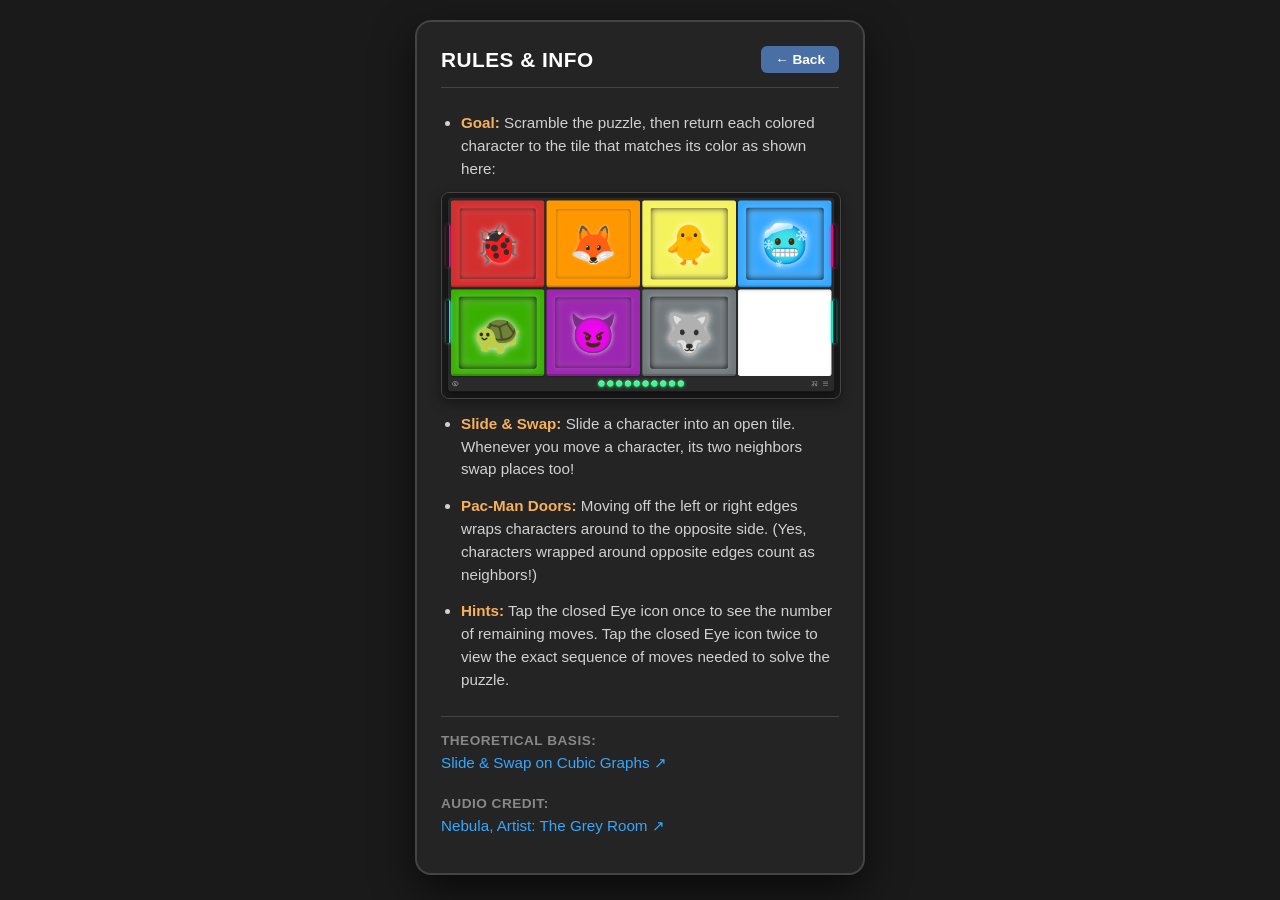
<file: info.html>
<!DOCTYPE html>
<html lang="en">
<head>
    <meta charset="UTF-8">
    <meta name="viewport" content="width=device-width, initial-scale=1.0">
    <title>Slide 'N Swap - Info & Rules</title>
    <style>
        /* Modern reset matching game aesthetics */
        body {
            background-color: #1a1a1a;
            color: #ffffff;
            font-family: -apple-system, BlinkMacSystemFont, "Segoe UI", Roboto, Helvetica, Arial, sans-serif;
            margin: 0;
            padding: 20px;
            display: flex;
            justify-content: center;
            align-items: flex-start;
            min-height: 100vh;
            box-sizing: border-box;
        }

        /* Card layout that scales beautifully on mobile and desktop */
        .info-container {
            background-color: #242424;
            border: 2px solid #444444;
            border-radius: 16px;
            width: 100%;
            max-width: 450px;
            padding: 24px;
            box-shadow: 0 16px 40px rgba(0, 0, 0, 0.6);
            box-sizing: border-box;
        }

        /* Header UI */
        .info-header {
            display: flex;
            justify-content: space-between;
            align-items: center;
            margin-bottom: 24px;
            border-bottom: 1px solid #444444;
            padding-bottom: 14px;
        }

        .info-title {
            font-size: 1.3rem;
            font-weight: 700;
            text-transform: uppercase;
            letter-spacing: 0.5px;
            margin: 0;
            color: #ffffff;
        }

        /* Clean back button */
        .back-btn {
            background-color: #4a6fa5;
            color: #ffffff;
            border: none;
            border-radius: 6px;
            padding: 6px 14px;
            font-size: 0.85rem;
            font-weight: 600;
            cursor: pointer;
            text-decoration: none;
            transition: filter 0.1s, transform 0.1s;
        }
        .back-btn:active { transform: scale(0.97); }
        .back-btn:hover { filter: brightness(1.1); }

        /* Rules content block */
        .custom-rules-body ul {
            padding-left: 20px;
            margin: 0 0 24px 0;
        }

        .custom-rules-body li {
            font-size: 0.95rem;
            line-height: 1.5;
            margin-bottom: 14px;
            color: #d1d1d1;
        }

        .custom-rules-body strong {
            color: #f7b05b; /* High contrast amber highlight for core concepts */
        }

        /* Nested goal image container */
        .goal-image-container {
            margin: 12px 0 8px 0;
            /* Negative margin offsets bullet indent to keep the image flush with the text flow */
            margin-left: -20px;
        }

        .goal-image-container img {
            width: 100%;
            height: auto;
            border-radius: 8px;
            border: 1px solid #444444;
            display: block;
            box-shadow: 0 4px 12px rgba(0, 0, 0, 0.4);
        }

        /* Footer links styling */
        .custom-rules-footer {
            border-top: 1px solid #444444;
            padding-top: 16px;
            margin-top: 20px;
        }

        .custom-rules-footer p {
            font-size: 0.85rem;
            font-weight: 600;
            color: #888888;
            margin: 0 0 6px 0;
            text-transform: uppercase;
            letter-spacing: 0.5px;
        }

        .custom-rules-footer a {
            display: inline-block;
            color: #35a7ff;
            font-size: 0.95rem;
            text-decoration: none;
            margin-bottom: 14px;
            transition: color 0.1s;
        }

        .custom-rules-footer a:hover {
            color: #82caff;
            text-decoration: underline;
        }
    </style>
</head>
<body>

    <div class="info-container">
        <div class="info-header">
            <h1 class="info-title">Rules & Info</h1>
            <!-- Dynamically references the root directory path relative to this file -->
            <a href="index.html" class="back-btn">← Back</a>
        </div>

        <div class="custom-rules-body">
            <ul>
                <li>
                    <strong>Goal:</strong> Scramble the puzzle, then return each colored character to the tile that matches its color as shown here:
                    <div class="goal-image-container">
                        <img src="solvedPuzzle.png" alt="Solved Slide 'N Swap Puzzle Layout">
                    </div>
                </li>
                <li><strong>Slide &amp; Swap:</strong> Slide a character into an open tile. Whenever you move a character, its two neighbors swap places too!</li>
                <li><strong>Pac-Man Doors:</strong> Moving off the left or right edges wraps characters around to the opposite side. (Yes, characters wrapped around opposite edges count as neighbors!)</li>
                <li><strong>Hints:</strong> Tap the closed Eye icon once to see the number of remaining moves. Tap the closed Eye icon twice to view the exact sequence of moves needed to solve the puzzle.</li>
            </ul>

            <div class="custom-rules-footer">
                <p>Theoretical Basis:</p>
                <a href="https://homepages.gac.edu/~jsiehler/games/slideSwap-start.html" target="_blank">
                    Slide &amp; Swap on Cubic Graphs ↗
                </a>

                <p style="margin-top: 10px;">Audio Credit:</p>
                <a href="https://www.youtube.com/@GoldenPalmRecorders/featured" target="_blank">
                    Nebula, Artist: The Grey Room ↗
                </a>
            </div>
        </div>
    </div>

</body>
</html>
</file>
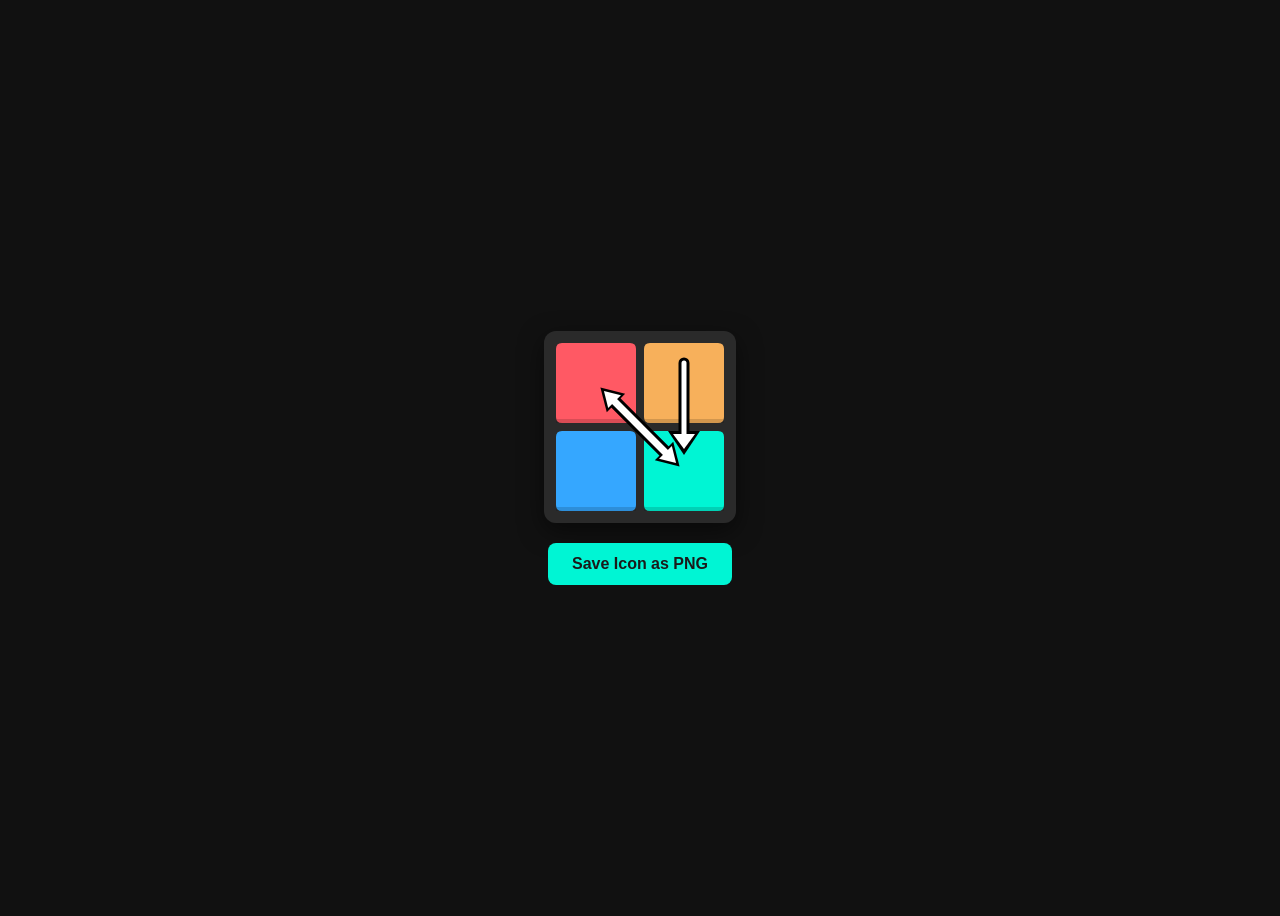
<file: make-icon192.html>
<!DOCTYPE html>
<html>
<head>
    <title>Generate High-Contrast Icon-192</title>
    <style>
        body { background: #111; display: flex; flex-direction: column; align-items: center; justify-content: center; height: 100vh; font-family: sans-serif; }
        canvas { border-radius: 12px; box-shadow: 0 8px 24px rgba(0,0,0,0.5); margin-bottom: 20px; }
        button { padding: 12px 24px; font-size: 1rem; font-weight: bold; background: #00f5d4; color: #1a1a1a; border: none; border-radius: 8px; cursor: pointer; }
        button:hover { filter: brightness(1.1); }
    </style>
</head>
<body>

    <canvas id="iconCanvas" width="192" height="192"></canvas>
    <button onclick="downloadIcon()">Save Icon as PNG</button>

    <script>
        const canvas = document.getElementById('iconCanvas');
        const ctx = canvas.getContext('2d');

        // 1. Background Base
        ctx.fillStyle = '#2a2a2a';
        ctx.fillRect(0, 0, 192, 192);

        // 2. Four Balanced Tiles (Scaled for 192x192 footprint)
        // Dimensions: 80x80px tiles with a 12px center gutter gap
        ctx.fillStyle = '#ff5964'; drawRoundedRect(ctx, 12, 12, 80, 80, 6);
        ctx.fillStyle = '#f7b05b'; drawRoundedRect(ctx, 100, 12, 80, 80, 6);
        ctx.fillStyle = '#35a7ff'; drawRoundedRect(ctx, 12, 100, 80, 80, 6);
        ctx.fillStyle = '#00f5d4'; drawRoundedRect(ctx, 100, 100, 80, 80, 6);

        // 3. Vertical One-Way Arrow (Orange down to Teal)
        ctx.save();
        ctx.lineCap = 'round';
        ctx.lineJoin = 'round';

        // --- STEP A: Black Outline ---
        ctx.strokeStyle = '#000000';
        ctx.fillStyle = '#000000';
        ctx.lineWidth = 11; // Enhanced relative width for small scale clarity
        ctx.beginPath();
        ctx.moveTo(140, 32);
        ctx.lineTo(140, 110);
        ctx.stroke();

        ctx.beginPath();
        ctx.moveTo(140, 124);
        ctx.lineTo(124, 100);
        ctx.lineTo(156, 100);
        ctx.closePath();
        ctx.fill();

        // --- STEP B: White Core ---
        ctx.strokeStyle = '#ffffff';
        ctx.fillStyle = '#ffffff';
        ctx.lineWidth = 5;
        ctx.beginPath();
        ctx.moveTo(140, 32);
        ctx.lineTo(140, 110);
        ctx.stroke();

        ctx.beginPath();
        ctx.moveTo(140, 118);
        ctx.lineTo(129, 103);
        ctx.lineTo(151, 103);
        ctx.closePath();
        ctx.fill();
        ctx.restore();


        // 4. Diagonal Two-Way Arrow (Red to Teal Across Center)
        ctx.save();
        ctx.translate(96, 96); // Shift origin to 192px exact center
        ctx.rotate(Math.PI / 4);
        ctx.lineCap = 'round';
        ctx.lineJoin = 'round';

        // --- STEP A: Black Outline ---
        ctx.strokeStyle = '#000000';
        ctx.fillStyle = '#000000';
        ctx.lineWidth = 13;
        ctx.beginPath();
        ctx.moveTo(-42, 0);
        ctx.lineTo(42, 0);
        ctx.stroke();

        ctx.beginPath(); ctx.moveTo(56, 0); ctx.lineTo(34, -13); ctx.lineTo(34, 13); ctx.closePath(); ctx.fill();
        ctx.beginPath(); ctx.moveTo(-56, 0); ctx.lineTo(-34, -13); ctx.lineTo(-34, 13); ctx.closePath(); ctx.fill();

        // --- STEP B: White Core ---
        ctx.strokeStyle = '#ffffff';
        ctx.fillStyle = '#ffffff';
        ctx.lineWidth = 7;
        ctx.beginPath();
        ctx.moveTo(-42, 0);
        ctx.lineTo(42, 0);
        ctx.stroke();

        ctx.beginPath(); ctx.moveTo(51, 0); ctx.lineTo(36, -9); ctx.lineTo(36, 9); ctx.closePath(); ctx.fill();
        ctx.beginPath(); ctx.moveTo(-51, 0); ctx.lineTo(-36, -9); ctx.lineTo(-36, 9); ctx.closePath(); ctx.fill();
        ctx.restore();


        function drawRoundedRect(xCtx, x, y, width, height, radius) {
            xCtx.beginPath();
            xCtx.moveTo(x + radius, y);
            xCtx.lineTo(x + width - radius, y);
            xCtx.quadraticCurveTo(x + width, y, x + width, y + radius);
            xCtx.lineTo(x + width, y + height - radius);
            xCtx.quadraticCurveTo(x + width, y + height, x + width - radius, y + height);
            xCtx.lineTo(x + radius, y + height);
            xCtx.quadraticCurveTo(x, y + height, x, y + height - radius);
            xCtx.lineTo(x, y + radius);
            xCtx.quadraticCurveTo(x, y, x + radius, y);
            xCtx.closePath();
            xCtx.fill();

            // Subtle 3D shadow lip tailored for lower density scale
            xCtx.fillStyle = 'rgba(0,0,0,0.15)';
            xCtx.fillRect(x, y + height - 4, width, 4);
        }

        function downloadIcon() {
            const link = document.createElement('a');
            link.download = 'icon-192.png';
            link.href = canvas.toDataURL('image/png');
            link.click();
        }
    </script>
</body>
</html>
</file>
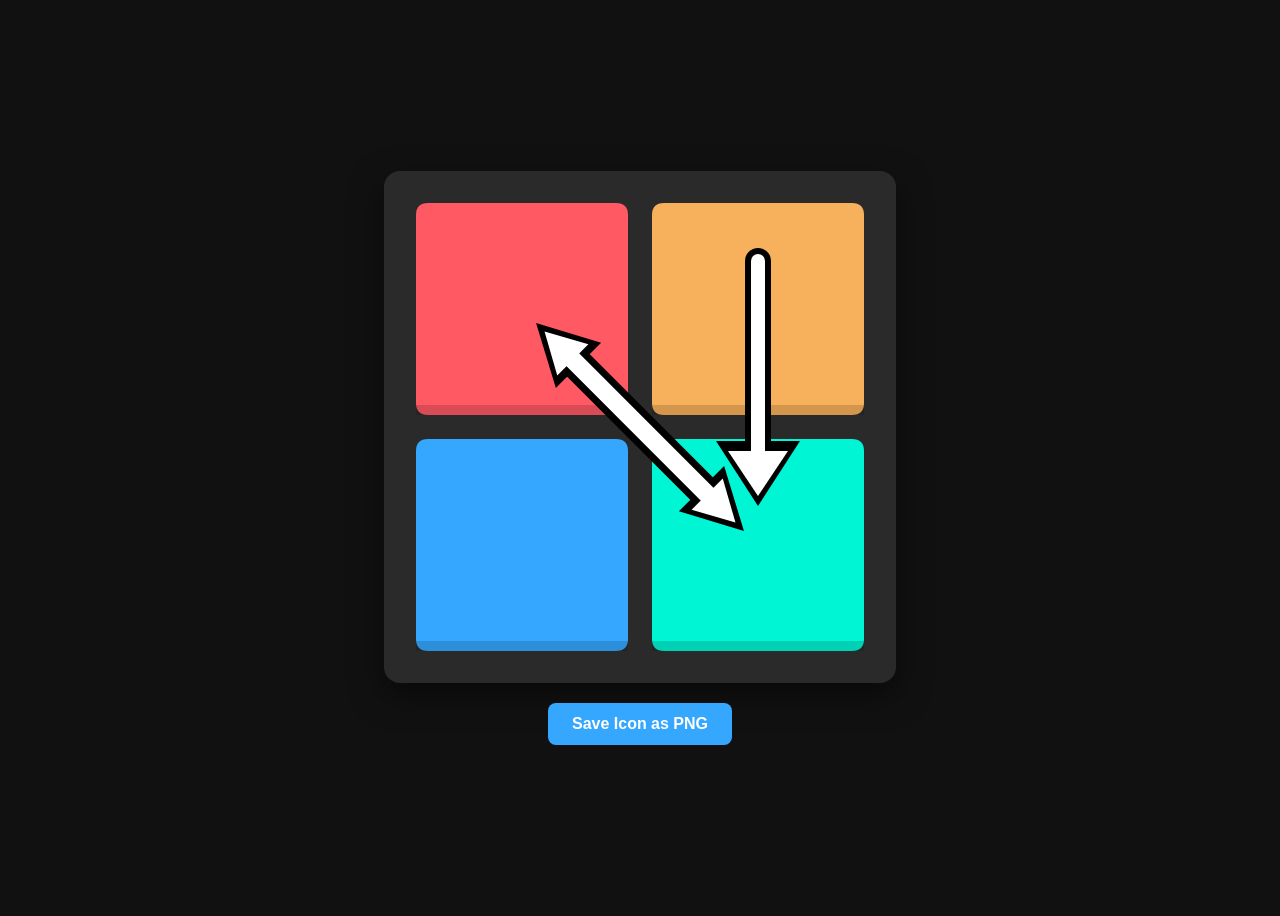
<file: make-icon512.html>
<!DOCTYPE html>
<html>
<head>
    <title>Generate High-Contrast Icon-512</title>
    <style>
        body { background: #111; display: flex; flex-direction: column; align-items: center; justify-content: center; height: 100vh; font-family: sans-serif; }
        canvas { border-radius: 16px; box-shadow: 0 12px 32px rgba(0,0,0,0.5); margin-bottom: 20px; }
        button { padding: 12px 24px; font-size: 1rem; font-weight: bold; background: #35a7ff; color: white; border: none; border-radius: 8px; cursor: pointer; }
        button:hover { filter: brightness(1.1); }
    </style>
</head>
<body>

    <canvas id="iconCanvas" width="512" height="512"></canvas>
    <button onclick="downloadIcon()">Save Icon as PNG</button>

    <script>
        const canvas = document.getElementById('iconCanvas');
        const ctx = canvas.getContext('2d');

        // 1. Background Base
        ctx.fillStyle = '#2a2a2a';
        ctx.fillRect(0, 0, 512, 512);

        // 2. Four Tiles
        ctx.fillStyle = '#ff5964'; drawRoundedRect(ctx, 32, 32, 212, 212, 12);
        ctx.fillStyle = '#f7b05b'; drawRoundedRect(ctx, 268, 32, 212, 212, 12);
        ctx.fillStyle = '#35a7ff'; drawRoundedRect(ctx, 32, 268, 212, 212, 12);
        ctx.fillStyle = '#00f5d4'; drawRoundedRect(ctx, 268, 268, 212, 212, 12);

        // 3. Vertical One-Way Arrow with Black Border
        ctx.save();
        ctx.lineCap = 'round';
        ctx.lineJoin = 'round';

        // --- STEP A: Black Outer Border Outline ---
        ctx.strokeStyle = '#000000';
        ctx.fillStyle = '#000000';

        // Extra thick line for the border
        ctx.lineWidth = 26;
        ctx.beginPath();
        ctx.moveTo(374, 90);
        ctx.lineTo(374, 300);
        ctx.stroke();

        // Extra large arrowhead for the border
        ctx.beginPath();
        ctx.moveTo(374, 335);
        ctx.lineTo(332, 270);
        ctx.lineTo(416, 270);
        ctx.closePath();
        ctx.fill();

        // --- STEP B: White Core Foreground ---
        ctx.strokeStyle = '#ffffff';
        ctx.fillStyle = '#ffffff';

        ctx.lineWidth = 14;
        ctx.beginPath();
        ctx.moveTo(374, 90);
        ctx.lineTo(374, 300);
        ctx.stroke();

        ctx.beginPath();
        ctx.moveTo(374, 325);
        ctx.lineTo(344, 280);
        ctx.lineTo(404, 280);
        ctx.closePath();
        ctx.fill();
        ctx.restore();


        // 4. Diagonal Two-Way Arrow with Black Border
        ctx.save();
        ctx.translate(256, 256);
        ctx.rotate(Math.PI / 4);
        ctx.lineCap = 'round';
        ctx.lineJoin = 'round';

        // --- STEP A: Black Outer Border Outline ---
        ctx.strokeStyle = '#000000';
        ctx.fillStyle = '#000000';
        ctx.lineWidth = 32; // Double thick line base

        ctx.beginPath();
        ctx.moveTo(-110, 0);
        ctx.lineTo(110, 0);
        ctx.stroke();

        // Outlined heads
        ctx.beginPath(); ctx.moveTo(147, 0); ctx.lineTo(87, -32); ctx.lineTo(87, 32); ctx.closePath(); ctx.fill();
        ctx.beginPath(); ctx.moveTo(-147, 0); ctx.lineTo(-87, -32); ctx.lineTo(-87, 32); ctx.closePath(); ctx.fill();

        // --- STEP B: White Core Foreground ---
        ctx.strokeStyle = '#ffffff';
        ctx.fillStyle = '#ffffff';
        ctx.lineWidth = 18;

        ctx.beginPath();
        ctx.moveTo(-110, 0);
        ctx.lineTo(110, 0);
        ctx.stroke();

        ctx.beginPath(); ctx.moveTo(135, 0); ctx.lineTo(95, -22); ctx.lineTo(95, 22); ctx.closePath(); ctx.fill();
        ctx.beginPath(); ctx.moveTo(-135, 0); ctx.lineTo(-95, -22); ctx.lineTo(-95, 22); ctx.closePath(); ctx.fill();
        ctx.restore();


        function drawRoundedRect(xCtx, x, y, width, height, radius) {
            xCtx.beginPath();
            xCtx.moveTo(x + radius, y);
            xCtx.lineTo(x + width - radius, y);
            xCtx.quadraticCurveTo(x + width, y, x + width, y + radius);
            xCtx.lineTo(x + width, y + height - radius);
            xCtx.quadraticCurveTo(x + width, y + height, x + width - radius, y + height);
            xCtx.lineTo(x + radius, y + height);
            xCtx.quadraticCurveTo(x, y + height, x, y + height - radius);
            xCtx.lineTo(x, y + radius);
            xCtx.quadraticCurveTo(x, y, x + radius, y);
            xCtx.closePath();
            xCtx.fill();

            xCtx.fillStyle = 'rgba(0,0,0,0.15)';
            xCtx.fillRect(x, y + height - 10, width, 10);
        }

        function downloadIcon() {
            const link = document.createElement('a');
            link.download = 'icon-512.png';
            link.href = canvas.toDataURL('image/png');
            link.click();
        }
    </script>
</body>
</html>
</file>
